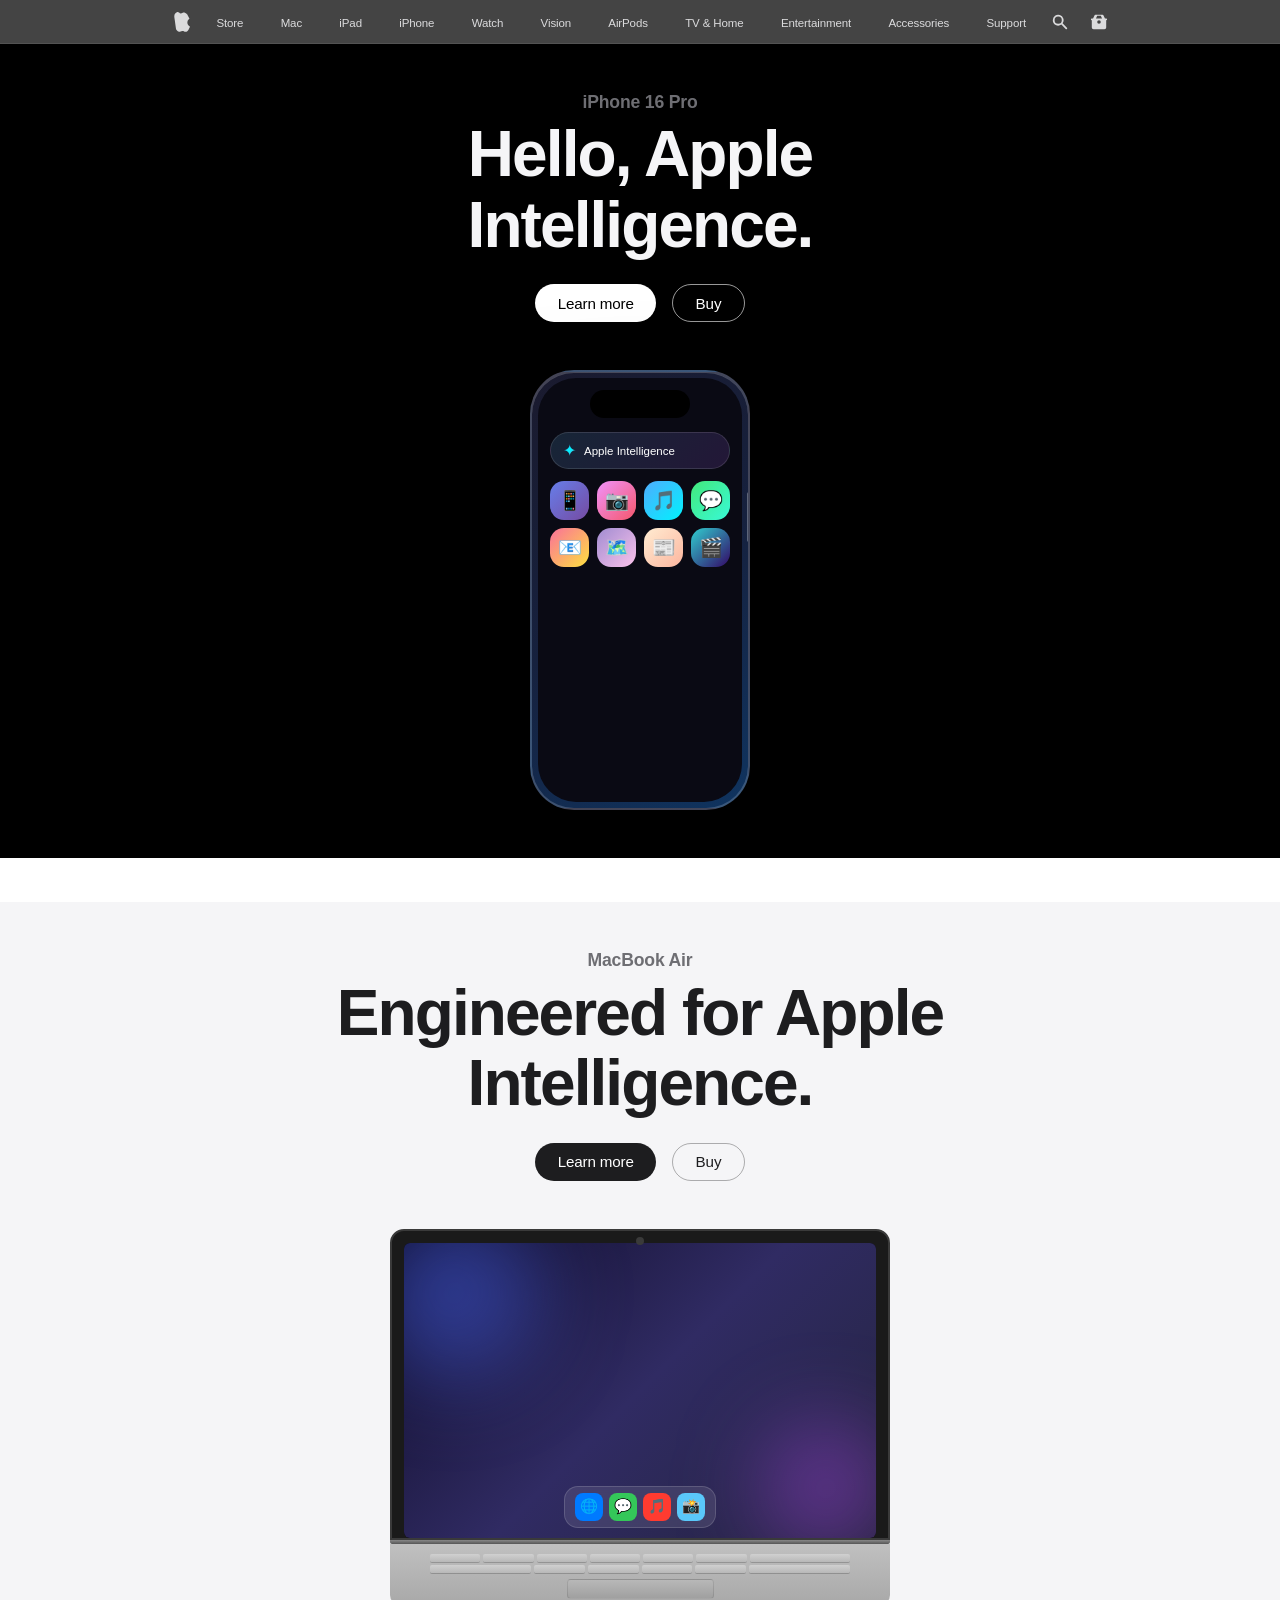
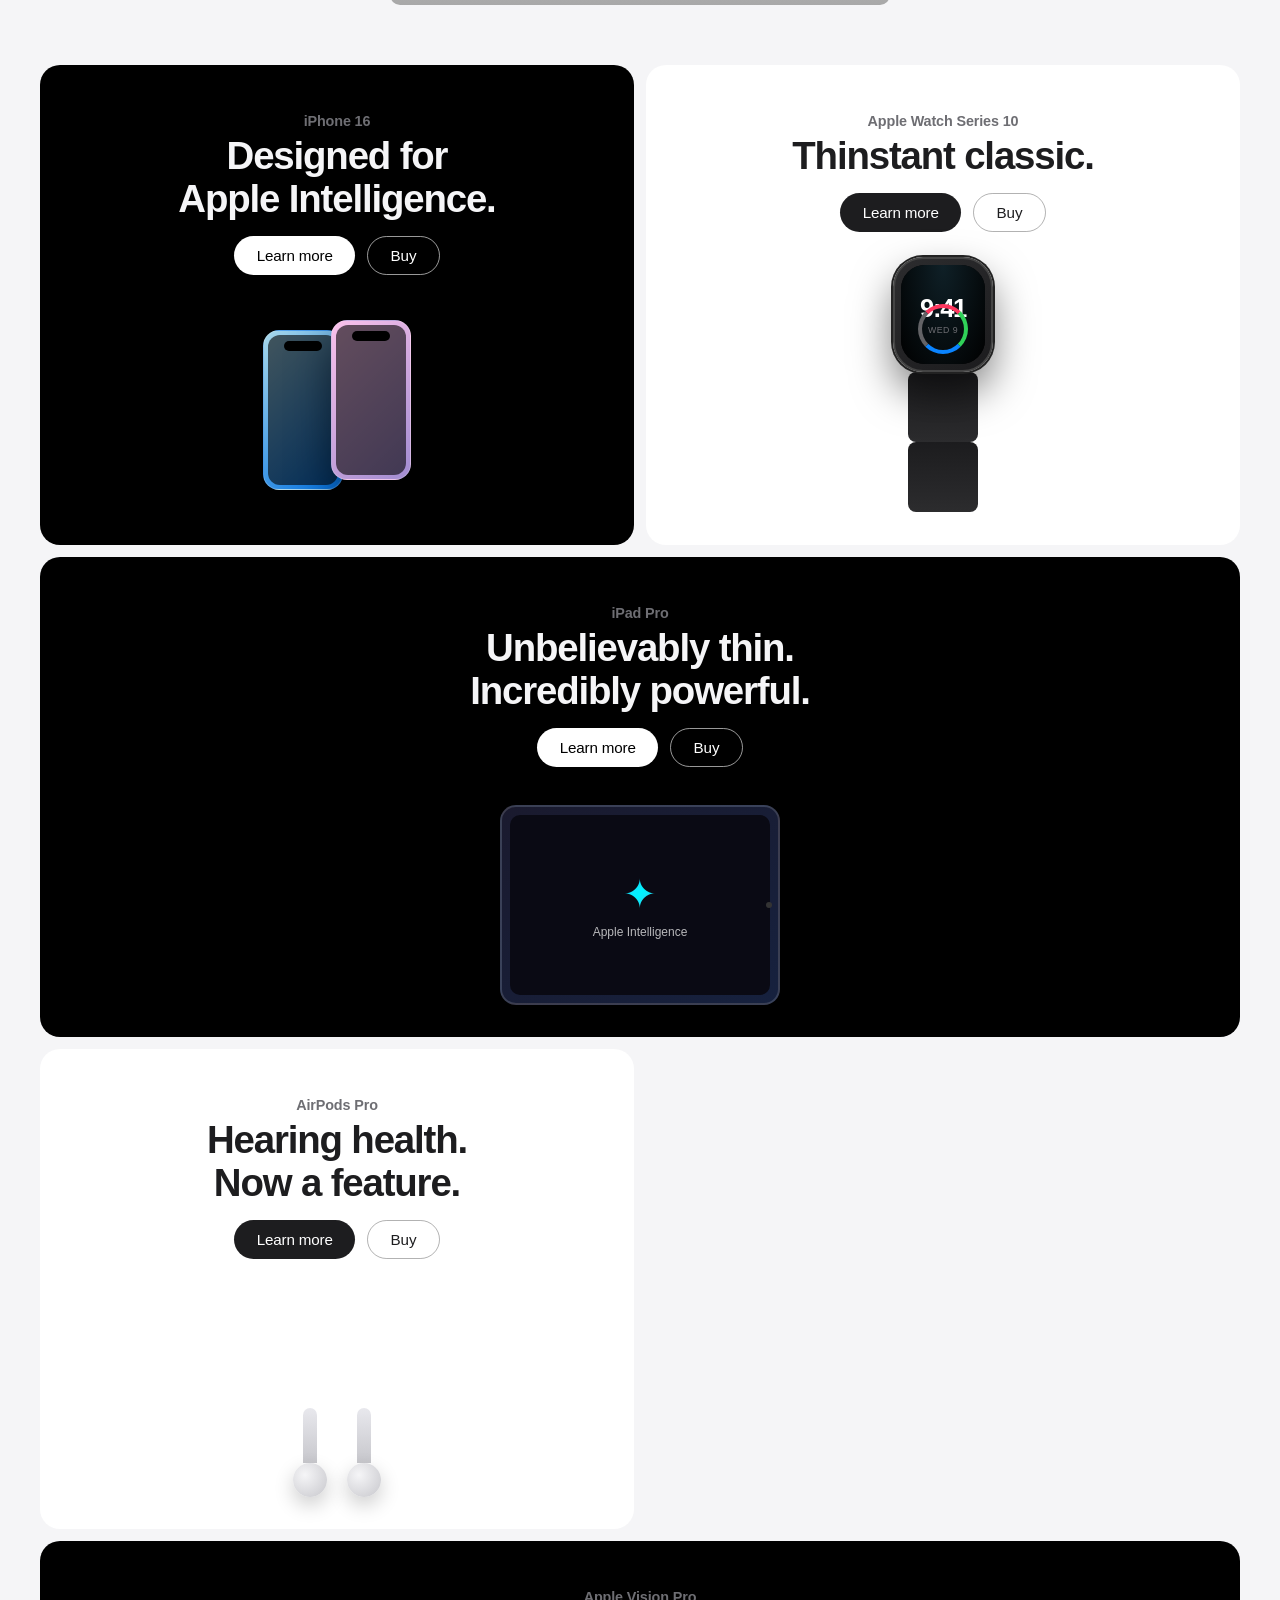
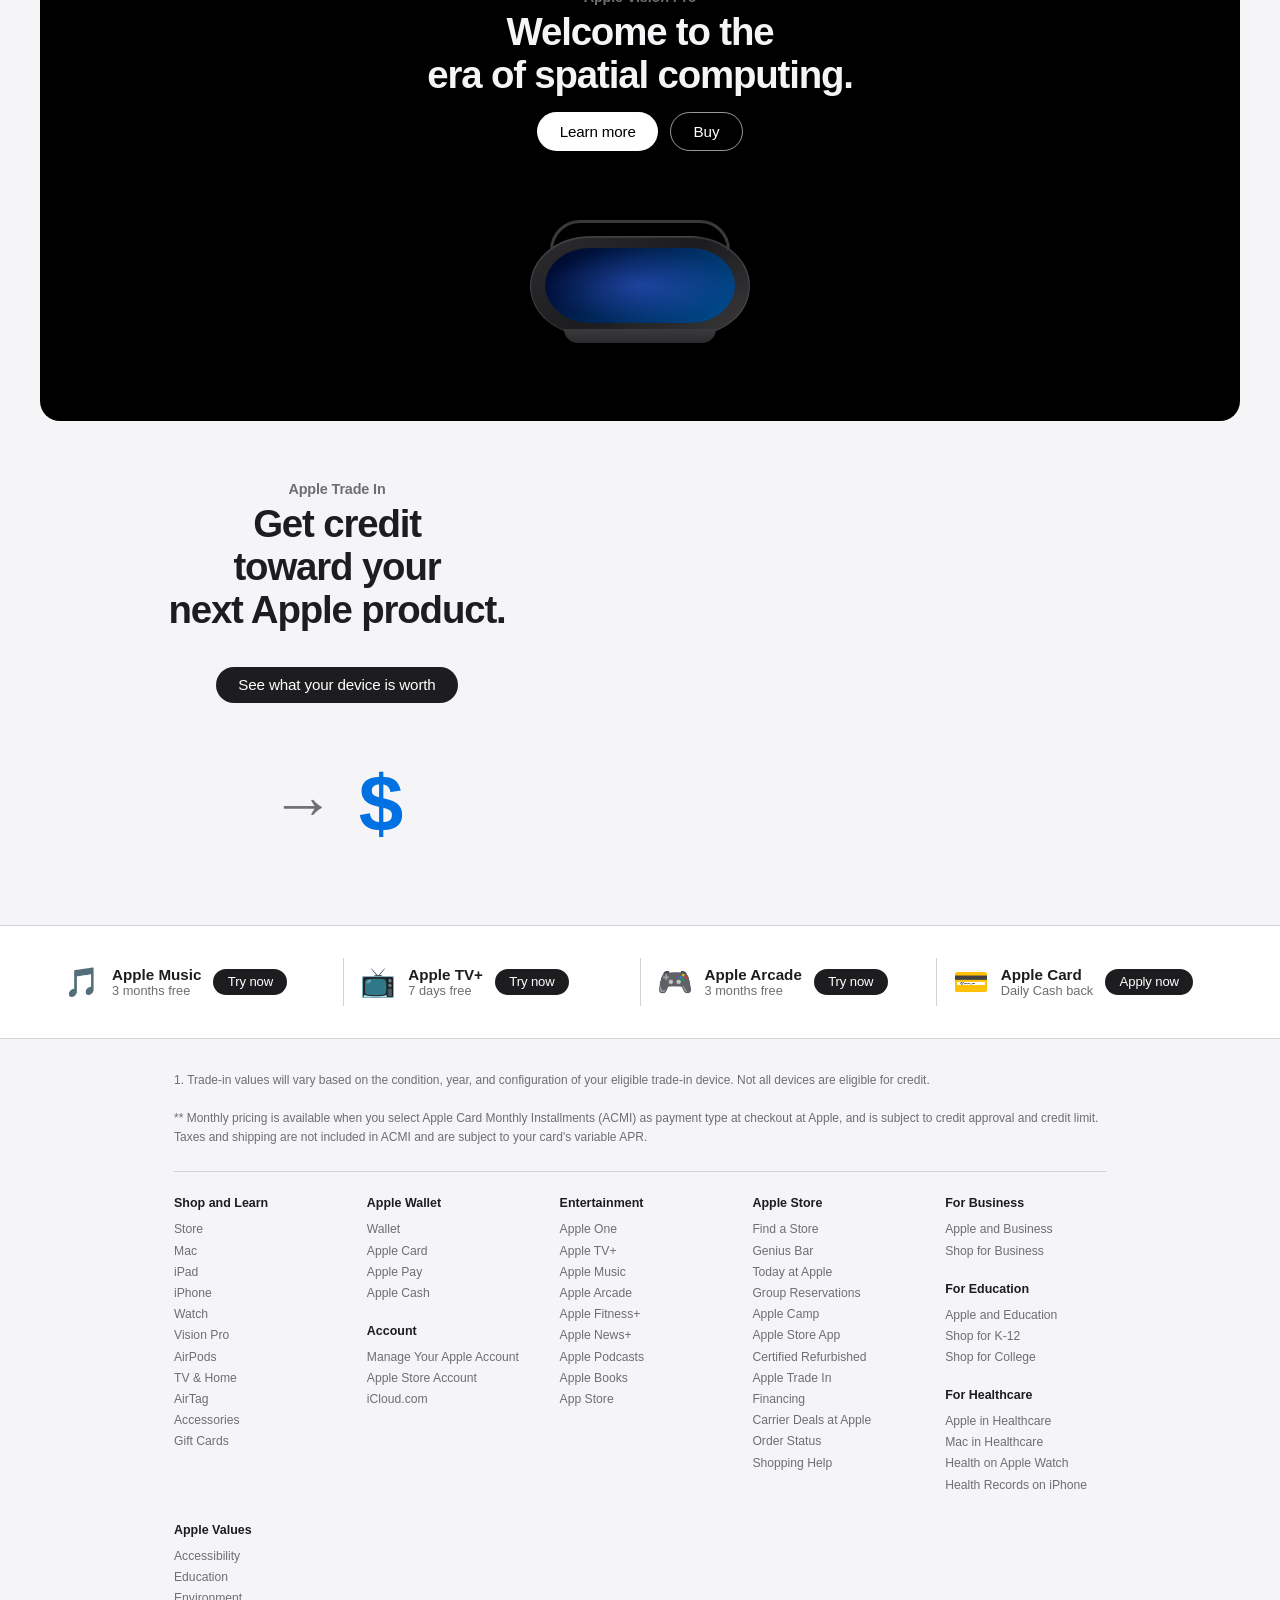
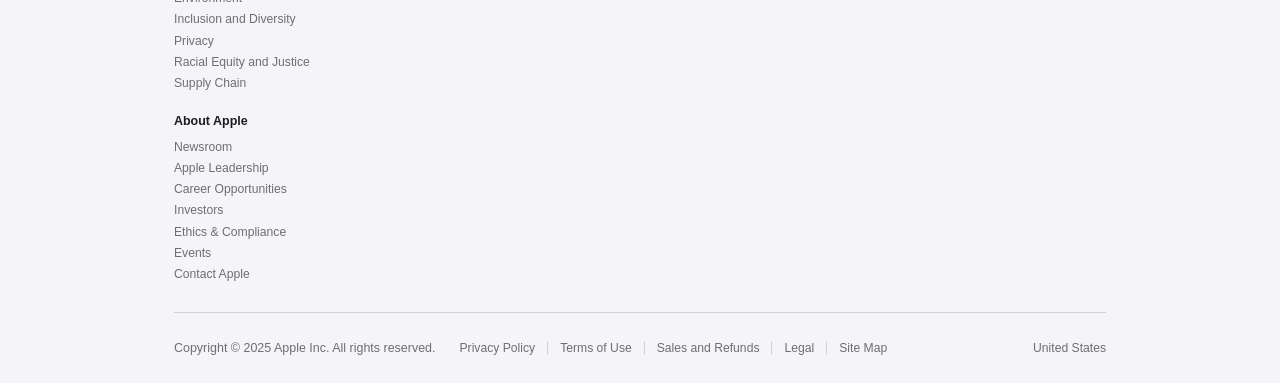
<file: apple-clone/index.html>
<!DOCTYPE html>
<html lang="en">
<head>
  <meta charset="UTF-8" />
  <meta name="viewport" content="width=device-width, initial-scale=1.0" />
  <title>Apple</title>
  <link rel="stylesheet" href="css/style.css" />
  <link rel="stylesheet" href="css/nav.css" />
  <link rel="stylesheet" href="css/sections.css" />
  <link rel="stylesheet" href="css/footer.css" />
</head>
<body>

  <!-- ========== NAVIGATION ========== -->
  <nav class="nav" id="mainNav">
    <div class="nav-inner">
      <a class="nav-logo" href="#" aria-label="Apple">
        <svg xmlns="http://www.w3.org/2000/svg" viewBox="0 0 814 1000" width="16" height="20" fill="currentColor">
          <path d="M788.1 340.9c-5.8 4.5-108.2 62.2-108.2 190.5 0 148.4 130.3 200.9 134.2 202.2-.6 3.2-20.7 71.9-68.7 141.9-42.8 61.6-87.5 123.1-155.5 123.1s-85.5-39.5-164-39.5c-76 0-103.7 40.8-165.9 40.8s-105-57.8-155.5-127.4C46 405.8 15.1 261.4 15.1 224.3c0-19.2 1.3-38.4 3.8-57.3C29.5 83.3 82.2 22 148.2 1.3 185 -9.4 223.8-1.6 257.1 21.2c30.6 21.1 55.5 49 87.3 49s60.5-26.6 100.6-39.5c34.1-10.5 74.1-11.8 110.7 0.8 66.3 20.2 110.9 74.5 113.5 74.5zM664.1 84.5c-7.7 26.6-20.3 51.8-36.9 74.4-16.6 22.5-36.6 41.7-59.5 57.4-22.4 15.3-46.8 23.1-71.8 23.2 .5-26.6 9.6-52.8 26.4-74.9 16.7-22.1 39-40.5 64.5-53.2 25.7-12.7 52-19.7 79.3-21.1.0 -1.9 .0 -3.9 .0 -5.8z"/>
        </svg>
      </a>

      <ul class="nav-links">
        <li><a href="#">Store</a></li>
        <li><a href="#">Mac</a></li>
        <li><a href="#">iPad</a></li>
        <li><a href="#">iPhone</a></li>
        <li><a href="#">Watch</a></li>
        <li><a href="#">Vision</a></li>
        <li><a href="#">AirPods</a></li>
        <li><a href="#">TV &amp; Home</a></li>
        <li><a href="#">Entertainment</a></li>
        <li><a href="#">Accessories</a></li>
        <li><a href="#">Support</a></li>
      </ul>

      <div class="nav-icons">
        <a href="#" aria-label="Search">
          <svg xmlns="http://www.w3.org/2000/svg" viewBox="0 0 20 20" width="18" height="18" fill="currentColor">
            <path fill-rule="evenodd" d="M8 4a4 4 0 100 8 4 4 0 000-8zM2 8a6 6 0 1110.89 3.476l4.817 4.817a1 1 0 01-1.414 1.414l-4.816-4.816A6 6 0 012 8z" clip-rule="evenodd"/>
          </svg>
        </a>
        <a href="#" aria-label="Bag">
          <svg xmlns="http://www.w3.org/2000/svg" viewBox="0 0 20 20" width="18" height="18" fill="currentColor">
            <path d="M6 2a1 1 0 00-.894.553L3.382 6H2a1 1 0 000 2v8a2 2 0 002 2h12a2 2 0 002-2V8a1 1 0 100-2h-1.382l-1.724-3.447A1 1 0 0014 2H6zm.618 4L8 3h4l1.382 3H6.618zM12 10a2 2 0 11-4 0 2 2 0 014 0z"/>
          </svg>
        </a>
      </div>

      <!-- Mobile hamburger -->
      <button class="hamburger" id="hamburger" aria-label="Menu">
        <span></span><span></span><span></span>
      </button>
    </div>

    <!-- Mobile menu -->
    <div class="mobile-menu" id="mobileMenu">
      <ul>
        <li><a href="#">Store</a></li>
        <li><a href="#">Mac</a></li>
        <li><a href="#">iPad</a></li>
        <li><a href="#">iPhone</a></li>
        <li><a href="#">Watch</a></li>
        <li><a href="#">Vision</a></li>
        <li><a href="#">AirPods</a></li>
        <li><a href="#">TV &amp; Home</a></li>
        <li><a href="#">Entertainment</a></li>
        <li><a href="#">Accessories</a></li>
        <li><a href="#">Support</a></li>
      </ul>
    </div>
  </nav>

  <!-- ========== HERO: iPhone 16 ========== -->
  <section class="hero hero-dark" id="hero-iphone">
    <div class="hero-content">
      <p class="hero-eyebrow">iPhone 16 Pro</p>
      <h1 class="hero-title">Hello, Apple Intelligence.</h1>
      <div class="hero-ctas">
        <a href="#" class="cta cta-white">Learn more</a>
        <a href="#" class="cta cta-outline-white">Buy</a>
      </div>
    </div>
    <div class="hero-visual">
      <div class="iphone-mockup">
        <div class="iphone-screen">
          <div class="iphone-notch"></div>
          <div class="iphone-content">
            <div class="iphone-island"></div>
            <div class="ai-bubble">
              <span class="ai-icon">✦</span>
              <span>Apple Intelligence</span>
            </div>
            <div class="iphone-app-grid">
              <div class="app-icon" style="background:linear-gradient(135deg,#667eea,#764ba2)">📱</div>
              <div class="app-icon" style="background:linear-gradient(135deg,#f093fb,#f5576c)">📷</div>
              <div class="app-icon" style="background:linear-gradient(135deg,#4facfe,#00f2fe)">🎵</div>
              <div class="app-icon" style="background:linear-gradient(135deg,#43e97b,#38f9d7)">💬</div>
              <div class="app-icon" style="background:linear-gradient(135deg,#fa709a,#fee140)">📧</div>
              <div class="app-icon" style="background:linear-gradient(135deg,#a18cd1,#fbc2eb)">🗺️</div>
              <div class="app-icon" style="background:linear-gradient(135deg,#ffecd2,#fcb69f)">📰</div>
              <div class="app-icon" style="background:linear-gradient(135deg,#30cfd0,#330867)">🎬</div>
            </div>
          </div>
        </div>
        <div class="iphone-button"></div>
      </div>
    </div>
  </section>

  <!-- ========== HERO: MacBook Air ========== -->
  <section class="hero hero-light" id="hero-mac">
    <div class="hero-content">
      <p class="hero-eyebrow">MacBook Air</p>
      <h1 class="hero-title hero-title-dark">Engineered for Apple Intelligence.</h1>
      <div class="hero-ctas">
        <a href="#" class="cta cta-dark">Learn more</a>
        <a href="#" class="cta cta-outline-dark">Buy</a>
      </div>
    </div>
    <div class="hero-visual">
      <div class="macbook-mockup">
        <div class="macbook-screen">
          <div class="macbook-display">
            <div class="macbook-content">
              <div class="mac-dock-preview">
                <div class="mac-app" style="background:#007aff">🌐</div>
                <div class="mac-app" style="background:#34c759">💬</div>
                <div class="mac-app" style="background:#ff3b30">🎵</div>
                <div class="mac-app" style="background:#5ac8fa">📸</div>
              </div>
              <div class="mac-wallpaper">
                <div class="mac-gradient-orb orb1"></div>
                <div class="mac-gradient-orb orb2"></div>
              </div>
            </div>
          </div>
          <div class="macbook-camera"></div>
        </div>
        <div class="macbook-hinge"></div>
        <div class="macbook-base">
          <div class="macbook-keyboard">
            <div class="key-row">
              <div class="key"></div><div class="key"></div><div class="key"></div>
              <div class="key"></div><div class="key"></div><div class="key"></div>
              <div class="key key-wide"></div>
            </div>
            <div class="key-row">
              <div class="key key-wide"></div><div class="key"></div>
              <div class="key"></div><div class="key"></div><div class="key"></div>
              <div class="key key-wide"></div>
            </div>
          </div>
          <div class="macbook-trackpad"></div>
        </div>
      </div>
    </div>
  </section>

  <!-- ========== PRODUCT GRID ========== -->
  <section class="product-grid" id="products">
    <div class="grid-inner">

      <article class="product-card card-dark">
        <p class="card-eyebrow">iPhone 16</p>
        <h2 class="card-title">Designed for<br>Apple Intelligence.</h2>
        <div class="card-ctas">
          <a href="#" class="cta cta-white">Learn more</a>
          <a href="#" class="cta cta-outline-white">Buy</a>
        </div>
        <div class="card-visual phone-visual">
          <div class="mini-phone blue">
            <div class="mini-screen">
              <div class="mini-island"></div>
            </div>
          </div>
          <div class="mini-phone pink" style="margin-top:-20px">
            <div class="mini-screen">
              <div class="mini-island"></div>
            </div>
          </div>
        </div>
      </article>

      <article class="product-card card-light">
        <p class="card-eyebrow">Apple Watch Series 10</p>
        <h2 class="card-title card-title-dark">Thinstant classic.</h2>
        <div class="card-ctas">
          <a href="#" class="cta cta-dark">Learn more</a>
          <a href="#" class="cta cta-outline-dark">Buy</a>
        </div>
        <div class="card-visual watch-visual">
          <div class="watch-mockup">
            <div class="watch-case">
              <div class="watch-screen">
                <div class="watch-face">
                  <div class="watch-time">9:41</div>
                  <div class="watch-date">WED 9</div>
                  <div class="watch-ring"></div>
                </div>
              </div>
            </div>
            <div class="watch-band band-top"></div>
            <div class="watch-band band-bottom"></div>
          </div>
        </div>
      </article>

      <article class="product-card card-dark card-ipad">
        <p class="card-eyebrow">iPad Pro</p>
        <h2 class="card-title">Unbelievably thin.<br>Incredibly powerful.</h2>
        <div class="card-ctas">
          <a href="#" class="cta cta-white">Learn more</a>
          <a href="#" class="cta cta-outline-white">Buy</a>
        </div>
        <div class="card-visual ipad-visual">
          <div class="ipad-mockup">
            <div class="ipad-screen">
              <div class="ipad-content">
                <div class="ipad-icon">✦</div>
                <p class="ipad-text">Apple Intelligence</p>
              </div>
            </div>
            <div class="ipad-camera"></div>
          </div>
        </div>
      </article>

      <article class="product-card card-light">
        <p class="card-eyebrow">AirPods Pro</p>
        <h2 class="card-title card-title-dark">Hearing health.<br>Now a feature.</h2>
        <div class="card-ctas">
          <a href="#" class="cta cta-dark">Learn more</a>
          <a href="#" class="cta cta-outline-dark">Buy</a>
        </div>
        <div class="card-visual airpods-visual">
          <div class="airpod left">
            <div class="airpod-stem"></div>
            <div class="airpod-bud"></div>
          </div>
          <div class="airpod right">
            <div class="airpod-stem"></div>
            <div class="airpod-bud"></div>
          </div>
        </div>
      </article>

      <article class="product-card card-dark card-vision">
        <p class="card-eyebrow">Apple Vision Pro</p>
        <h2 class="card-title">Welcome to the<br>era of spatial computing.</h2>
        <div class="card-ctas">
          <a href="#" class="cta cta-white">Learn more</a>
          <a href="#" class="cta cta-outline-white">Buy</a>
        </div>
        <div class="card-visual vision-visual">
          <div class="vision-headset">
            <div class="vision-visor">
              <div class="vision-display"></div>
              <div class="vision-light-seal"></div>
            </div>
            <div class="vision-headband"></div>
          </div>
        </div>
      </article>

      <article class="product-card card-gray">
        <p class="card-eyebrow">Apple Trade In</p>
        <h2 class="card-title card-title-dark">Get credit<br>toward your<br>next Apple product.</h2>
        <a href="#" class="cta cta-dark" style="margin-top:1.2rem">See what your device is worth</a>
        <div class="trade-in-visual">
          <div class="trade-arrow">→</div>
          <div class="trade-dollar">$</div>
        </div>
      </article>

    </div>
  </section>

  <!-- ========== SERVICES STRIP ========== -->
  <section class="services-strip">
    <div class="services-inner">
      <div class="service-item">
        <div class="service-icon">🎵</div>
        <div>
          <p class="service-name">Apple Music</p>
          <p class="service-desc">3 months free</p>
        </div>
        <a href="#" class="cta cta-small-dark">Try now</a>
      </div>
      <div class="service-divider"></div>
      <div class="service-item">
        <div class="service-icon">📺</div>
        <div>
          <p class="service-name">Apple TV+</p>
          <p class="service-desc">7 days free</p>
        </div>
        <a href="#" class="cta cta-small-dark">Try now</a>
      </div>
      <div class="service-divider"></div>
      <div class="service-item">
        <div class="service-icon">🎮</div>
        <div>
          <p class="service-name">Apple Arcade</p>
          <p class="service-desc">3 months free</p>
        </div>
        <a href="#" class="cta cta-small-dark">Try now</a>
      </div>
      <div class="service-divider"></div>
      <div class="service-item">
        <div class="service-icon">💳</div>
        <div>
          <p class="service-name">Apple Card</p>
          <p class="service-desc">Daily Cash back</p>
        </div>
        <a href="#" class="cta cta-small-dark">Apply now</a>
      </div>
    </div>
  </section>

  <!-- ========== FOOTER ========== -->
  <footer class="footer">
    <div class="footer-inner">
      <p class="footer-legal">
        1. Trade-in values will vary based on the condition, year, and configuration of your eligible trade-in device. Not all devices are eligible for credit.
        <br><br>
        ** Monthly pricing is available when you select Apple Card Monthly Installments (ACMI) as payment type at checkout at Apple, and is subject to credit approval and credit limit. Taxes and shipping are not included in ACMI and are subject to your card's variable APR.
      </p>

      <div class="footer-links-grid">
        <div class="footer-col">
          <h4>Shop and Learn</h4>
          <ul>
            <li><a href="#">Store</a></li>
            <li><a href="#">Mac</a></li>
            <li><a href="#">iPad</a></li>
            <li><a href="#">iPhone</a></li>
            <li><a href="#">Watch</a></li>
            <li><a href="#">Vision Pro</a></li>
            <li><a href="#">AirPods</a></li>
            <li><a href="#">TV &amp; Home</a></li>
            <li><a href="#">AirTag</a></li>
            <li><a href="#">Accessories</a></li>
            <li><a href="#">Gift Cards</a></li>
          </ul>
        </div>

        <div class="footer-col">
          <h4>Apple Wallet</h4>
          <ul>
            <li><a href="#">Wallet</a></li>
            <li><a href="#">Apple Card</a></li>
            <li><a href="#">Apple Pay</a></li>
            <li><a href="#">Apple Cash</a></li>
          </ul>
          <h4 style="margin-top:1.5rem">Account</h4>
          <ul>
            <li><a href="#">Manage Your Apple Account</a></li>
            <li><a href="#">Apple Store Account</a></li>
            <li><a href="#">iCloud.com</a></li>
          </ul>
        </div>

        <div class="footer-col">
          <h4>Entertainment</h4>
          <ul>
            <li><a href="#">Apple One</a></li>
            <li><a href="#">Apple TV+</a></li>
            <li><a href="#">Apple Music</a></li>
            <li><a href="#">Apple Arcade</a></li>
            <li><a href="#">Apple Fitness+</a></li>
            <li><a href="#">Apple News+</a></li>
            <li><a href="#">Apple Podcasts</a></li>
            <li><a href="#">Apple Books</a></li>
            <li><a href="#">App Store</a></li>
          </ul>
        </div>

        <div class="footer-col">
          <h4>Apple Store</h4>
          <ul>
            <li><a href="#">Find a Store</a></li>
            <li><a href="#">Genius Bar</a></li>
            <li><a href="#">Today at Apple</a></li>
            <li><a href="#">Group Reservations</a></li>
            <li><a href="#">Apple Camp</a></li>
            <li><a href="#">Apple Store App</a></li>
            <li><a href="#">Certified Refurbished</a></li>
            <li><a href="#">Apple Trade In</a></li>
            <li><a href="#">Financing</a></li>
            <li><a href="#">Carrier Deals at Apple</a></li>
            <li><a href="#">Order Status</a></li>
            <li><a href="#">Shopping Help</a></li>
          </ul>
        </div>

        <div class="footer-col">
          <h4>For Business</h4>
          <ul>
            <li><a href="#">Apple and Business</a></li>
            <li><a href="#">Shop for Business</a></li>
          </ul>
          <h4 style="margin-top:1.5rem">For Education</h4>
          <ul>
            <li><a href="#">Apple and Education</a></li>
            <li><a href="#">Shop for K-12</a></li>
            <li><a href="#">Shop for College</a></li>
          </ul>
          <h4 style="margin-top:1.5rem">For Healthcare</h4>
          <ul>
            <li><a href="#">Apple in Healthcare</a></li>
            <li><a href="#">Mac in Healthcare</a></li>
            <li><a href="#">Health on Apple Watch</a></li>
            <li><a href="#">Health Records on iPhone</a></li>
          </ul>
        </div>

        <div class="footer-col">
          <h4>Apple Values</h4>
          <ul>
            <li><a href="#">Accessibility</a></li>
            <li><a href="#">Education</a></li>
            <li><a href="#">Environment</a></li>
            <li><a href="#">Inclusion and Diversity</a></li>
            <li><a href="#">Privacy</a></li>
            <li><a href="#">Racial Equity and Justice</a></li>
            <li><a href="#">Supply Chain</a></li>
          </ul>
          <h4 style="margin-top:1.5rem">About Apple</h4>
          <ul>
            <li><a href="#">Newsroom</a></li>
            <li><a href="#">Apple Leadership</a></li>
            <li><a href="#">Career Opportunities</a></li>
            <li><a href="#">Investors</a></li>
            <li><a href="#">Ethics &amp; Compliance</a></li>
            <li><a href="#">Events</a></li>
            <li><a href="#">Contact Apple</a></li>
          </ul>
        </div>
      </div>

      <div class="footer-bottom">
        <p class="footer-copy">Copyright &copy; 2025 Apple Inc. All rights reserved.</p>
        <ul class="footer-bottom-links">
          <li><a href="#">Privacy Policy</a></li>
          <li><a href="#">Terms of Use</a></li>
          <li><a href="#">Sales and Refunds</a></li>
          <li><a href="#">Legal</a></li>
          <li><a href="#">Site Map</a></li>
        </ul>
        <p class="footer-country">United States</p>
      </div>
    </div>
  </footer>

  <script src="js/main.js"></script>
</body>
</html>
</file>
<file: apple-clone/css/style.css>
/* ===================== RESET & BASE ===================== */
*, *::before, *::after { box-sizing: border-box; margin: 0; padding: 0; }

:root {
  --apple-blue:    #0071e3;
  --apple-blue-h:  #0077ed;
  --text-dark:     #1d1d1f;
  --text-medium:   #424245;
  --text-light:    #6e6e73;
  --bg-white:      #ffffff;
  --bg-light:      #f5f5f7;
  --bg-dark:       #000000;
  --font:          -apple-system, BlinkMacSystemFont, "SF Pro Display", "SF Pro Text", "Helvetica Neue", Arial, sans-serif;
}

html { scroll-behavior: smooth; }

body {
  font-family: var(--font);
  background: var(--bg-white);
  color: var(--text-dark);
  overflow-x: hidden;
}

a { text-decoration: none; }

/* ===================== CTA BUTTONS ===================== */
.cta {
  display: inline-flex;
  align-items: center;
  padding: .6rem 1.4rem;
  border-radius: 980px;
  font-size: .95rem;
  font-weight: 400;
  letter-spacing: -.01em;
  transition: background .2s, color .2s, opacity .2s;
  white-space: nowrap;
}

.cta:hover { opacity: .85; }

.cta-white         { background: #fff; color: #000; }
.cta-outline-white { background: transparent; color: #fff; border: 1.5px solid rgba(255,255,255,.6); }
.cta-outline-white:hover { border-color: #fff; }

.cta-dark          { background: #1d1d1f; color: #fff; }
.cta-outline-dark  { background: transparent; color: #1d1d1f; border: 1.5px solid rgba(0,0,0,.3); }
.cta-outline-dark:hover { border-color: #1d1d1f; }

.cta-blue          { background: var(--apple-blue); color: #fff; }
.cta-blue:hover    { background: var(--apple-blue-h); opacity: 1; }

.cta-small-dark {
  display: inline-flex;
  align-items: center;
  padding: .35rem .9rem;
  border-radius: 980px;
  font-size: .82rem;
  font-weight: 400;
  background: #1d1d1f;
  color: #fff;
  white-space: nowrap;
  transition: opacity .2s;
}
.cta-small-dark:hover { opacity: .75; }
</file>
<file: apple-clone/css/nav.css>
/* ===================== NAVIGATION ===================== */
.nav {
  position: fixed;
  top: 0;
  left: 0;
  right: 0;
  z-index: 9000;
  height: 44px;
  background: rgba(22,22,22,.8);
  backdrop-filter: saturate(180%) blur(20px);
  -webkit-backdrop-filter: saturate(180%) blur(20px);
  border-bottom: 1px solid rgba(255,255,255,.08);
  transition: background .3s;
}

.nav.scrolled {
  background: rgba(22,22,22,.92);
}

.nav-inner {
  max-width: 980px;
  margin: 0 auto;
  height: 100%;
  display: flex;
  align-items: center;
  padding: 0 1rem;
  gap: .5rem;
}

.nav-logo {
  display: flex;
  align-items: center;
  color: #f5f5f7;
  padding: 0 .5rem;
  opacity: .85;
  transition: opacity .15s;
  flex-shrink: 0;
}
.nav-logo:hover { opacity: 1; }

.nav-links {
  display: flex;
  list-style: none;
  flex: 1;
  justify-content: space-between;
  gap: 0;
  padding: 0 .25rem;
}

.nav-links a {
  color: #f5f5f7;
  font-size: .72rem;
  letter-spacing: -.01em;
  opacity: .85;
  padding: 0 .4rem;
  white-space: nowrap;
  transition: opacity .15s;
}
.nav-links a:hover { opacity: 1; }

.nav-icons {
  display: flex;
  align-items: center;
  gap: .5rem;
  flex-shrink: 0;
}
.nav-icons a {
  color: #f5f5f7;
  opacity: .85;
  display: flex;
  align-items: center;
  padding: 0 .4rem;
  transition: opacity .15s;
}
.nav-icons a:hover { opacity: 1; }

/* Hamburger (mobile) */
.hamburger {
  display: none;
  flex-direction: column;
  gap: 5px;
  background: none;
  border: none;
  cursor: pointer;
  padding: 4px;
  margin-left: auto;
}
.hamburger span {
  display: block;
  width: 22px;
  height: 1.5px;
  background: #f5f5f7;
  border-radius: 1px;
  transition: transform .25s, opacity .25s;
}
.hamburger.open span:nth-child(1) { transform: translateY(6.5px) rotate(45deg); }
.hamburger.open span:nth-child(2) { opacity: 0; }
.hamburger.open span:nth-child(3) { transform: translateY(-6.5px) rotate(-45deg); }

/* Mobile menu */
.mobile-menu {
  display: none;
  background: rgba(22,22,22,.95);
  backdrop-filter: blur(20px);
  padding: 1rem 0 1.5rem;
  border-top: 1px solid rgba(255,255,255,.1);
}
.mobile-menu.open { display: block; }
.mobile-menu ul { list-style: none; }
.mobile-menu a {
  display: block;
  color: #f5f5f7;
  font-size: 1.1rem;
  padding: .75rem 1.5rem;
  border-bottom: 1px solid rgba(255,255,255,.08);
  opacity: .9;
}
.mobile-menu a:hover { opacity: 1; background: rgba(255,255,255,.05); }

@media (max-width: 860px) {
  .nav-links { display: none; }
  .nav-icons  { display: none; }
  .hamburger  { display: flex; }
}
</file>
<file: apple-clone/css/sections.css>
/* ===================== HERO SECTIONS ===================== */
.hero {
  margin-top: 44px; /* nav height */
  min-height: 680px;
  display: flex;
  flex-direction: column;
  align-items: center;
  justify-content: center;
  text-align: center;
  padding: 3rem 1.5rem;
  overflow: hidden;
  position: relative;
}

.hero-dark  { background: #000; }
.hero-light { background: #f5f5f7; }

.hero-eyebrow {
  font-size: 1.1rem;
  font-weight: 600;
  letter-spacing: -.01em;
  margin-bottom: .4rem;
  color: #6e6e73;
}

.hero-dark .hero-eyebrow { color: #6e6e73; }

.hero-title {
  font-size: clamp(2.4rem, 6vw, 4rem);
  font-weight: 700;
  letter-spacing: -.03em;
  line-height: 1.1;
  color: #f5f5f7;
  margin-bottom: 1.5rem;
  max-width: 700px;
}

.hero-title-dark { color: #1d1d1f; }

.hero-ctas {
  display: flex;
  gap: 1rem;
  justify-content: center;
  flex-wrap: wrap;
  margin-bottom: 3rem;
}

/* ---- iPhone mockup ---- */
.hero-visual { position: relative; z-index: 1; }

.iphone-mockup {
  width: 220px;
  height: 440px;
  background: linear-gradient(145deg, #1a1a2e 0%, #16213e 50%, #0f3460 100%);
  border-radius: 44px;
  border: 2px solid rgba(255,255,255,.18);
  position: relative;
  box-shadow:
    0 50px 100px rgba(0,0,0,.6),
    inset 0 1px 0 rgba(255,255,255,.2),
    0 0 0 1px rgba(0,0,0,.5);
  overflow: hidden;
  margin: 0 auto;
  animation: floatPhone 4s ease-in-out infinite;
}

@keyframes floatPhone {
  0%, 100% { transform: translateY(0); }
  50%       { transform: translateY(-12px); }
}

.iphone-screen {
  position: absolute;
  inset: 6px;
  background: #0a0a14;
  border-radius: 38px;
  overflow: hidden;
}

.iphone-island {
  width: 100px;
  height: 28px;
  background: #000;
  border-radius: 20px;
  margin: 12px auto 0;
}

.iphone-content {
  padding: 0 12px;
}

.ai-bubble {
  display: flex;
  align-items: center;
  gap: 8px;
  background: linear-gradient(135deg, rgba(100,200,255,.15), rgba(180,100,255,.15));
  border: 1px solid rgba(255,255,255,.12);
  border-radius: 20px;
  padding: 8px 12px;
  margin: 14px 0 12px;
  font-size: .72rem;
  color: #fff;
}

.ai-icon {
  background: linear-gradient(135deg, #4facfe, #00f2fe, #a18cd1);
  -webkit-background-clip: text;
  -webkit-text-fill-color: transparent;
  font-size: 1rem;
  animation: pulse 2s ease-in-out infinite;
}

@keyframes pulse {
  0%, 100% { opacity: 1; }
  50%       { opacity: .6; }
}

.iphone-app-grid {
  display: grid;
  grid-template-columns: repeat(4, 1fr);
  gap: 8px;
  margin-top: 8px;
}

.app-icon {
  width: 100%;
  aspect-ratio: 1;
  border-radius: 14px;
  display: flex;
  align-items: center;
  justify-content: center;
  font-size: 1.2rem;
}

.iphone-button {
  position: absolute;
  right: -3px;
  top: 120px;
  width: 4px;
  height: 50px;
  background: rgba(255,255,255,.3);
  border-radius: 2px;
}

/* ---- MacBook mockup ---- */
.macbook-mockup {
  width: min(500px, 90vw);
  margin: 0 auto;
  animation: floatMac 4.5s ease-in-out infinite;
}

@keyframes floatMac {
  0%, 100% { transform: translateY(0); }
  50%       { transform: translateY(-10px); }
}

.macbook-screen {
  background: #1a1a1a;
  border-radius: 14px 14px 0 0;
  border: 2px solid #3a3a3a;
  padding: 12px 12px 0;
  position: relative;
}

.macbook-display {
  background: #000;
  border-radius: 6px;
  overflow: hidden;
  aspect-ratio: 16/10;
  position: relative;
}

.macbook-content {
  width: 100%;
  height: 100%;
  background: linear-gradient(135deg, #0f0c29, #302b63, #24243e);
  position: relative;
  overflow: hidden;
}

.mac-wallpaper {
  position: absolute;
  inset: 0;
}

.mac-gradient-orb {
  position: absolute;
  border-radius: 50%;
  filter: blur(40px);
}
.orb1 {
  width: 200px; height: 200px;
  background: radial-gradient(circle, rgba(74,106,255,.6), transparent);
  top: -50px; left: -50px;
  animation: orbMove 6s ease-in-out infinite alternate;
}
.orb2 {
  width: 160px; height: 160px;
  background: radial-gradient(circle, rgba(189,74,255,.5), transparent);
  bottom: -30px; right: -30px;
  animation: orbMove 5s ease-in-out infinite alternate-reverse;
}

@keyframes orbMove {
  0%   { transform: translate(0, 0); }
  100% { transform: translate(30px, 20px); }
}

.mac-dock-preview {
  position: absolute;
  bottom: 10px;
  left: 50%;
  transform: translateX(-50%);
  display: flex;
  gap: 6px;
  background: rgba(255,255,255,.1);
  backdrop-filter: blur(10px);
  border-radius: 14px;
  padding: 6px 10px;
  border: 1px solid rgba(255,255,255,.15);
  z-index: 1;
}

.mac-app {
  width: 28px;
  height: 28px;
  border-radius: 8px;
  display: flex;
  align-items: center;
  justify-content: center;
  font-size: .9rem;
}

.macbook-camera {
  width: 8px;
  height: 8px;
  background: #3a3a3a;
  border-radius: 50%;
  position: absolute;
  top: 6px;
  left: 50%;
  transform: translateX(-50%);
}

.macbook-hinge {
  height: 4px;
  background: linear-gradient(to bottom, #888, #555);
  border-radius: 0 0 2px 2px;
}

.macbook-base {
  background: linear-gradient(to bottom, #c0c0c0, #a8a8a8);
  border-radius: 0 0 10px 10px;
  padding: 10px 8% 6px;
  display: flex;
  flex-direction: column;
  align-items: center;
  gap: 6px;
}

.macbook-keyboard {
  width: 100%;
  display: flex;
  flex-direction: column;
  gap: 3px;
}

.key-row {
  display: flex;
  gap: 3px;
}

.key {
  flex: 1;
  height: 8px;
  background: linear-gradient(to bottom, #d0d0d0, #b8b8b8);
  border-radius: 2px;
  box-shadow: 0 1px 0 rgba(0,0,0,.2);
}

.key-wide { flex: 2; }

.macbook-trackpad {
  width: 35%;
  height: 20px;
  background: linear-gradient(to bottom, #b8b8b8, #a0a0a0);
  border-radius: 4px;
  border: 1px solid rgba(0,0,0,.1);
}

/* ===================== PRODUCT GRID ===================== */
.product-grid {
  padding: 12px;
  background: var(--bg-light);
}

.grid-inner {
  max-width: 1200px;
  margin: 0 auto;
  display: grid;
  grid-template-columns: repeat(2, 1fr);
  gap: 12px;
}

/* Full-width cards */
.card-ipad,
.card-vision { grid-column: 1 / -1; }

.product-card {
  border-radius: 20px;
  padding: 3rem 2.5rem 2rem;
  display: flex;
  flex-direction: column;
  align-items: center;
  text-align: center;
  min-height: 480px;
  overflow: hidden;
  position: relative;
}

.card-dark  { background: #000; }
.card-light { background: #fff; }
.card-gray  { background: #f5f5f7; }

.card-eyebrow {
  font-size: .9rem;
  font-weight: 600;
  letter-spacing: -.01em;
  color: #6e6e73;
  margin-bottom: .35rem;
}

.card-title {
  font-size: clamp(1.6rem, 3.5vw, 2.4rem);
  font-weight: 700;
  letter-spacing: -.03em;
  line-height: 1.12;
  color: #f5f5f7;
  margin-bottom: 1rem;
}

.card-title-dark { color: #1d1d1f; }

.card-ctas {
  display: flex;
  gap: .75rem;
  justify-content: center;
  flex-wrap: wrap;
}

/* ---- Mini Phone ---- */
.phone-visual {
  display: flex;
  gap: -20px;
  align-items: center;
  justify-content: center;
  margin-top: 2rem;
  flex: 1;
}

.mini-phone {
  width: 80px;
  height: 160px;
  border-radius: 16px;
  border: 1.5px solid rgba(255,255,255,.2);
  overflow: hidden;
  position: relative;
  box-shadow: 0 20px 40px rgba(0,0,0,.5);
}

.mini-phone.blue { background: linear-gradient(135deg, #a8d8ea, #0071e3); }
.mini-phone.pink { background: linear-gradient(135deg, #fbc2eb, #a18cd1); margin-left: -12px; }

.mini-screen {
  position: absolute;
  inset: 4px;
  background: rgba(0,0,0,.6);
  border-radius: 12px;
}

.mini-island {
  width: 38px;
  height: 10px;
  background: #000;
  border-radius: 8px;
  margin: 6px auto 0;
}

/* ---- Watch ---- */
.watch-visual {
  margin-top: 1.5rem;
  flex: 1;
  display: flex;
  align-items: center;
  justify-content: center;
}

.watch-mockup {
  position: relative;
  display: flex;
  flex-direction: column;
  align-items: center;
  animation: floatWatch 3.5s ease-in-out infinite;
}

@keyframes floatWatch {
  0%, 100% { transform: translateY(0) rotate(-5deg); }
  50%       { transform: translateY(-10px) rotate(-5deg); }
}

.watch-band {
  width: 70px;
  height: 70px;
  background: linear-gradient(180deg, #1c1c1e, #2c2c2e);
  border-radius: 8px;
}

.watch-case {
  width: 100px;
  height: 115px;
  background: linear-gradient(145deg, #2c2c2e, #1c1c1e);
  border-radius: 30px;
  display: flex;
  align-items: center;
  justify-content: center;
  border: 2px solid #444;
  box-shadow: 0 0 0 2px #222, 0 20px 40px rgba(0,0,0,.5);
  z-index: 1;
}

.watch-screen {
  width: 84px;
  height: 99px;
  background: #000;
  border-radius: 24px;
  overflow: hidden;
  display: flex;
  align-items: center;
  justify-content: center;
}

.watch-face {
  width: 100%;
  height: 100%;
  background: radial-gradient(ellipse at top, #0f2027 0%, #000 100%);
  display: flex;
  flex-direction: column;
  align-items: center;
  justify-content: center;
  position: relative;
}

.watch-time {
  font-size: 1.6rem;
  font-weight: 700;
  color: #fff;
  letter-spacing: -.05em;
}

.watch-date {
  font-size: .55rem;
  color: #6e6e73;
  letter-spacing: .05em;
  margin-top: 2px;
}

.watch-ring {
  position: absolute;
  bottom: 10px;
  width: 50px;
  height: 50px;
  border-radius: 50%;
  border: 4px solid transparent;
  border-top-color: #ff375f;
  border-right-color: #30d158;
  border-bottom-color: #0a84ff;
  border-left-color: #636366;
}

/* ---- iPad ---- */
.ipad-visual {
  flex: 1;
  display: flex;
  align-items: flex-end;
  justify-content: center;
  margin-top: 2rem;
}

.ipad-mockup {
  width: 280px;
  height: 200px;
  background: linear-gradient(145deg, #1a1a2e, #16213e);
  border-radius: 16px;
  border: 2px solid rgba(255,255,255,.15);
  position: relative;
  display: flex;
  align-items: center;
  justify-content: center;
  box-shadow: 0 30px 60px rgba(0,0,0,.6);
  overflow: hidden;
  animation: floatIpad 4s ease-in-out infinite;
}

@keyframes floatIpad {
  0%, 100% { transform: perspective(800px) rotateY(-8deg) translateY(0); }
  50%       { transform: perspective(800px) rotateY(-8deg) translateY(-12px); }
}

.ipad-screen {
  position: absolute;
  inset: 8px;
  background: #0a0a14;
  border-radius: 10px;
  display: flex;
  align-items: center;
  justify-content: center;
}

.ipad-content {
  text-align: center;
}

.ipad-icon {
  font-size: 2.5rem;
  background: linear-gradient(135deg, #4facfe, #00f2fe, #a18cd1);
  -webkit-background-clip: text;
  -webkit-text-fill-color: transparent;
  animation: pulse 2s ease-in-out infinite;
}

.ipad-text {
  color: #fff;
  font-size: .75rem;
  margin-top: .5rem;
  opacity: .7;
}

.ipad-camera {
  position: absolute;
  top: 50%;
  right: 6px;
  transform: translateY(-50%);
  width: 6px;
  height: 6px;
  background: #333;
  border-radius: 50%;
}

/* ---- AirPods ---- */
.airpods-visual {
  flex: 1;
  display: flex;
  align-items: flex-end;
  justify-content: center;
  gap: 20px;
  margin-top: 2rem;
}

.airpod {
  display: flex;
  flex-direction: column;
  align-items: center;
  gap: 0;
  animation: floatAirpod 3.5s ease-in-out infinite;
}

.airpod.right { animation-delay: .5s; }

@keyframes floatAirpod {
  0%, 100% { transform: translateY(0); }
  50%       { transform: translateY(-10px); }
}

.airpod-stem {
  width: 14px;
  height: 55px;
  background: linear-gradient(to bottom, #e8e8ed, #c7c7cc);
  border-radius: 7px 7px 0 0;
}

.airpod-bud {
  width: 34px;
  height: 34px;
  background: radial-gradient(circle at 35% 35%, #f5f5f7, #c7c7cc);
  border-radius: 50%;
  box-shadow: 0 8px 20px rgba(0,0,0,.2);
}

/* ---- Vision Pro ---- */
.vision-visual {
  flex: 1;
  display: flex;
  align-items: center;
  justify-content: center;
  margin-top: 2rem;
}

.vision-headset {
  position: relative;
  display: flex;
  align-items: center;
  justify-content: center;
  animation: floatVision 5s ease-in-out infinite;
}

@keyframes floatVision {
  0%, 100% { transform: translateY(0); }
  50%       { transform: translateY(-14px); }
}

.vision-visor {
  width: 220px;
  height: 100px;
  background: linear-gradient(145deg, #2c2c2e, #1c1c1e, #3a3a3c);
  border-radius: 60px / 50px;
  position: relative;
  display: flex;
  align-items: center;
  justify-content: center;
  box-shadow:
    0 20px 60px rgba(0,0,0,.6),
    inset 0 1px 0 rgba(255,255,255,.1);
  border: 1px solid rgba(255,255,255,.12);
}

.vision-display {
  width: 190px;
  height: 75px;
  background: linear-gradient(135deg, #000428, #004e92);
  border-radius: 50px / 42px;
  overflow: hidden;
  position: relative;
}

.vision-display::after {
  content: '';
  position: absolute;
  inset: 0;
  background: radial-gradient(ellipse at center, rgba(74,106,255,.4) 0%, transparent 70%);
  animation: visorGlow 3s ease-in-out infinite alternate;
}

@keyframes visorGlow {
  0%   { opacity: .5; }
  100% { opacity: 1; }
}

.vision-light-seal {
  position: absolute;
  bottom: -8px;
  left: 15%;
  right: 15%;
  height: 14px;
  background: linear-gradient(to bottom, #3a3a3c, #2c2c2e);
  border-radius: 0 0 30px 30px;
}

.vision-headband {
  position: absolute;
  top: -16px;
  left: 50%;
  transform: translateX(-50%);
  width: 180px;
  height: 30px;
  border: 3px solid #3a3a3c;
  border-bottom: none;
  border-radius: 50px 50px 0 0;
}

/* ---- Trade In ---- */
.card-gray .trade-in-visual {
  flex: 1;
  display: flex;
  align-items: center;
  justify-content: center;
  gap: 1.5rem;
  font-size: 4rem;
  color: #6e6e73;
  margin-top: 1.5rem;
}

.trade-dollar {
  font-size: 5rem;
  font-weight: 700;
  color: var(--apple-blue);
}

/* ===================== SERVICES STRIP ===================== */
.services-strip {
  background: #fff;
  border-top: 1px solid #d2d2d7;
}

.services-inner {
  max-width: 1200px;
  margin: 0 auto;
  padding: 2rem 1.5rem;
  display: flex;
  align-items: center;
  gap: 1rem;
  flex-wrap: wrap;
}

.service-item {
  display: flex;
  align-items: center;
  gap: .75rem;
  flex: 1;
  min-width: 200px;
}

.service-icon { font-size: 1.8rem; flex-shrink: 0; }
.service-name { font-size: .95rem; font-weight: 600; color: #1d1d1f; }
.service-desc { font-size: .8rem; color: #6e6e73; }
.service-divider {
  width: 1px;
  height: 48px;
  background: #d2d2d7;
  flex-shrink: 0;
}

@media (max-width: 860px) {
  .service-divider { display: none; }
  .service-item { min-width: 150px; }
}

/* ===================== RESPONSIVE GRID ===================== */
@media (max-width: 700px) {
  .grid-inner {
    grid-template-columns: 1fr;
  }
  .card-ipad, .card-vision { grid-column: 1; }
  .product-card { min-height: 400px; }
  .iphone-mockup { width: 180px; height: 360px; }
  .macbook-mockup { width: 90vw; }
}
</file>
<file: apple-clone/css/footer.css>
/* ===================== FOOTER ===================== */
.footer {
  background: #f5f5f7;
  border-top: 1px solid #d2d2d7;
  font-size: .78rem;
  color: #6e6e73;
}

.footer-inner {
  max-width: 980px;
  margin: 0 auto;
  padding: 2rem 1.5rem 1rem;
}

.footer-legal {
  line-height: 1.6;
  border-bottom: 1px solid #d2d2d7;
  padding-bottom: 1.5rem;
  margin-bottom: 1.5rem;
  font-size: .75rem;
}

.footer-links-grid {
  display: grid;
  grid-template-columns: repeat(auto-fit, minmax(140px, 1fr));
  gap: 1.5rem 2rem;
  border-bottom: 1px solid #d2d2d7;
  padding-bottom: 1.5rem;
  margin-bottom: 1rem;
}

.footer-col h4 {
  font-size: .78rem;
  font-weight: 600;
  color: #1d1d1f;
  margin-bottom: .75rem;
}

.footer-col ul { list-style: none; }
.footer-col li { margin-bottom: .45rem; }
.footer-col a {
  color: #6e6e73;
  font-size: .76rem;
  transition: color .15s;
}
.footer-col a:hover { color: #1d1d1f; }

.footer-bottom {
  display: flex;
  flex-wrap: wrap;
  align-items: center;
  gap: .5rem 1.5rem;
  padding: .75rem 0;
}

.footer-copy { color: #6e6e73; flex-shrink: 0; }

.footer-bottom-links {
  display: flex;
  list-style: none;
  flex-wrap: wrap;
  gap: .25rem .75rem;
}

.footer-bottom-links a {
  color: #6e6e73;
  font-size: .76rem;
  border-right: 1px solid #d2d2d7;
  padding-right: .75rem;
  transition: color .15s;
}
.footer-bottom-links li:last-child a { border-right: none; }
.footer-bottom-links a:hover { color: #1d1d1f; }

.footer-country {
  margin-left: auto;
  color: #6e6e73;
  font-size: .76rem;
}

@media (max-width: 600px) {
  .footer-links-grid { grid-template-columns: repeat(2, 1fr); }
  .footer-country { margin-left: 0; }
}
</file>
